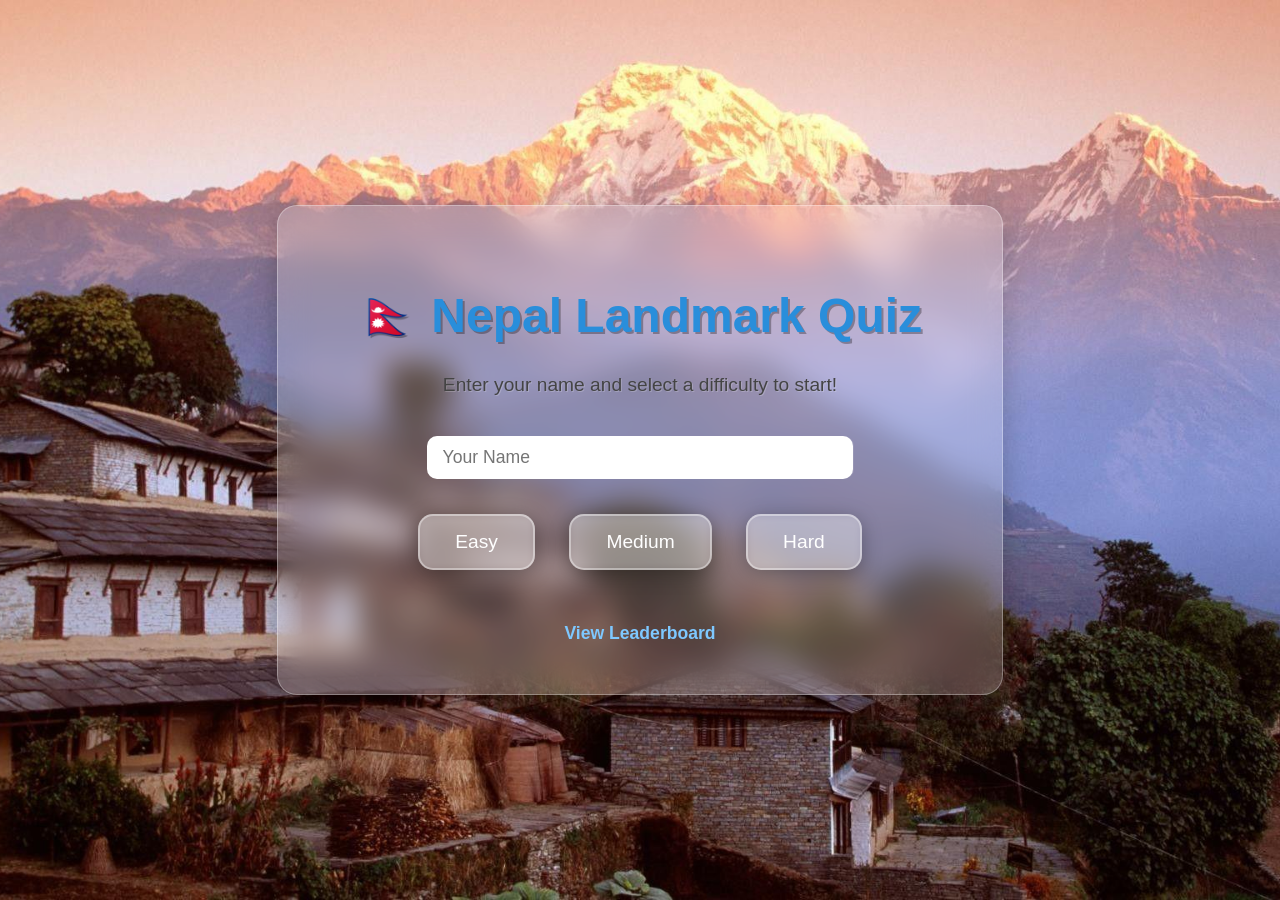
<file: social/index.html>
<!DOCTYPE html>
<html lang="en">
<head>
<meta charset="UTF-8">
<title>Nepal Landmark Quiz 🇳🇵</title>
<link rel="stylesheet" href="css/style.css">
</head>
<body>

<div class="container">

    <!-- Game Title -->
    <h1>🇳🇵 Nepal Landmark Quiz</h1>

    <!-- Instructions -->
    <p>Enter your name and select a difficulty to start!</p>

    <!-- Player Name Input -->
    <input type="text" id="playerNameInput" placeholder="Your Name" 
        style="padding: 10px 15px; font-size: 1.1em; border-radius: 10px; 
               border: 1px solid rgba(255,255,255,0.4); margin-bottom: 20px; 
               width: 70%; backdrop-filter: blur(5px);">

    <!-- Difficulty Buttons -->
    <br>
    <button onclick="startGame('Easy')">Easy</button>
    <button onclick="startGame('Medium')">Medium</button>
    <button onclick="startGame('Hard')">Hard</button>

    <!-- Leaderboard Link -->
    <br><br>
    <a href="leaderboard.html">View Leaderboard</a>

</div>

<!-- Script to handle player name & difficulty -->
<script>
function startGame(diff) {
    let playerName = document.getElementById("playerNameInput").value.trim();
    if (!playerName) {
        alert("Please enter your name!");
        return;
    }

    localStorage.setItem("playerName", playerName);
    localStorage.setItem("difficulty", diff);
    window.location.href = "play.html";
}
</script>

</body>
</html>
</file>
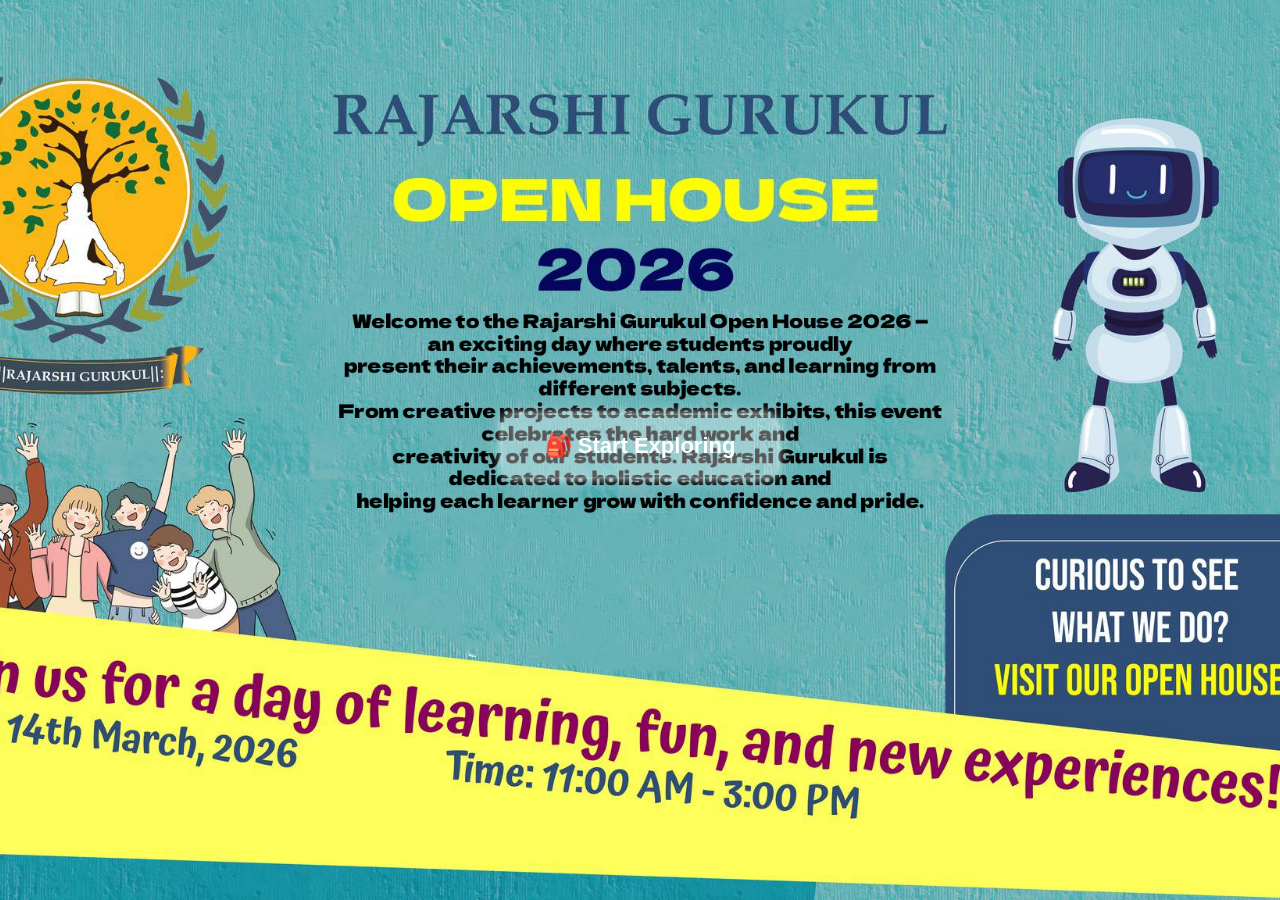
<file: home.html>
<!DOCTYPE html>
<html>
<head>
<title>Open House</title>

<style>
body{
    margin:0;
    padding:0;
    height:100vh;
    display:flex;
    justify-content:flex-start; /* so we can push it down */
    align-items:center;
    flex-direction:column;
    font-family: Arial, sans-serif;
    background-image:url("home.png");
    background-size:cover;
    background-position:center;
    color:white;
}

/* push button down a bit */
.button-wrapper{
    margin-top:415px; /* adjust to move it further down or up */
}

/* start button */
.start-btn{
    background: rgba(255, 255, 255, 0.35); /* translucent white */
    color:white;
    padding:18px 42px;
    font-size:22px;
    border:none;
    border-radius:10px;
    cursor:pointer;
    box-shadow:
        0 0 8px rgba(255,255,255,0.6),
        0 0 16px rgba(255,255,255,0.6);
    transition:0.2s;
}

.start-btn:hover{
    transform:scale(1.07);
    box-shadow:
        0 0 12px rgba(255,255,255,0.8),
        0 0 22px rgba(255,255,255,0.8);
}
</style>
</head>

<body>

<div class="button-wrapper">
    <button class="start-btn" onclick="location.href='sp.html'">
        <b>🎒 Start Exploring</b>
    </button>
</div>

</body>
</html>
</file>
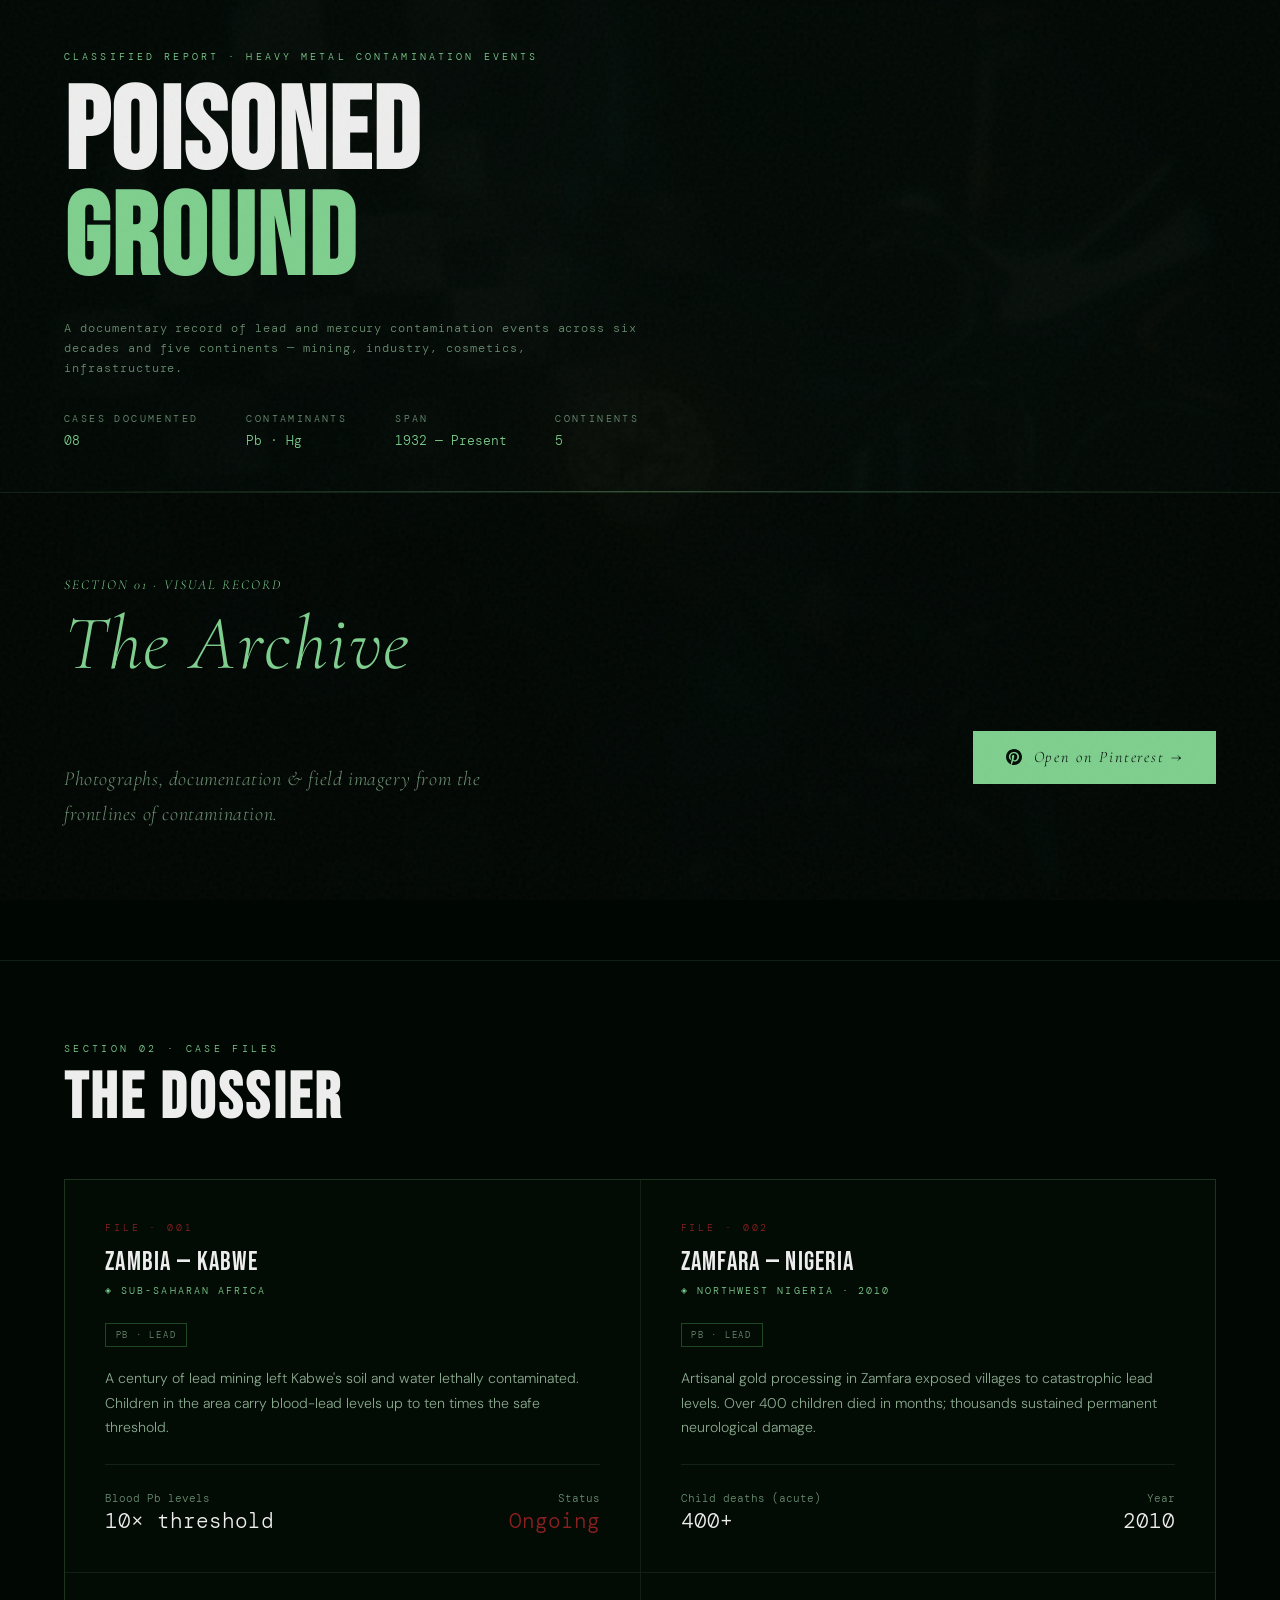
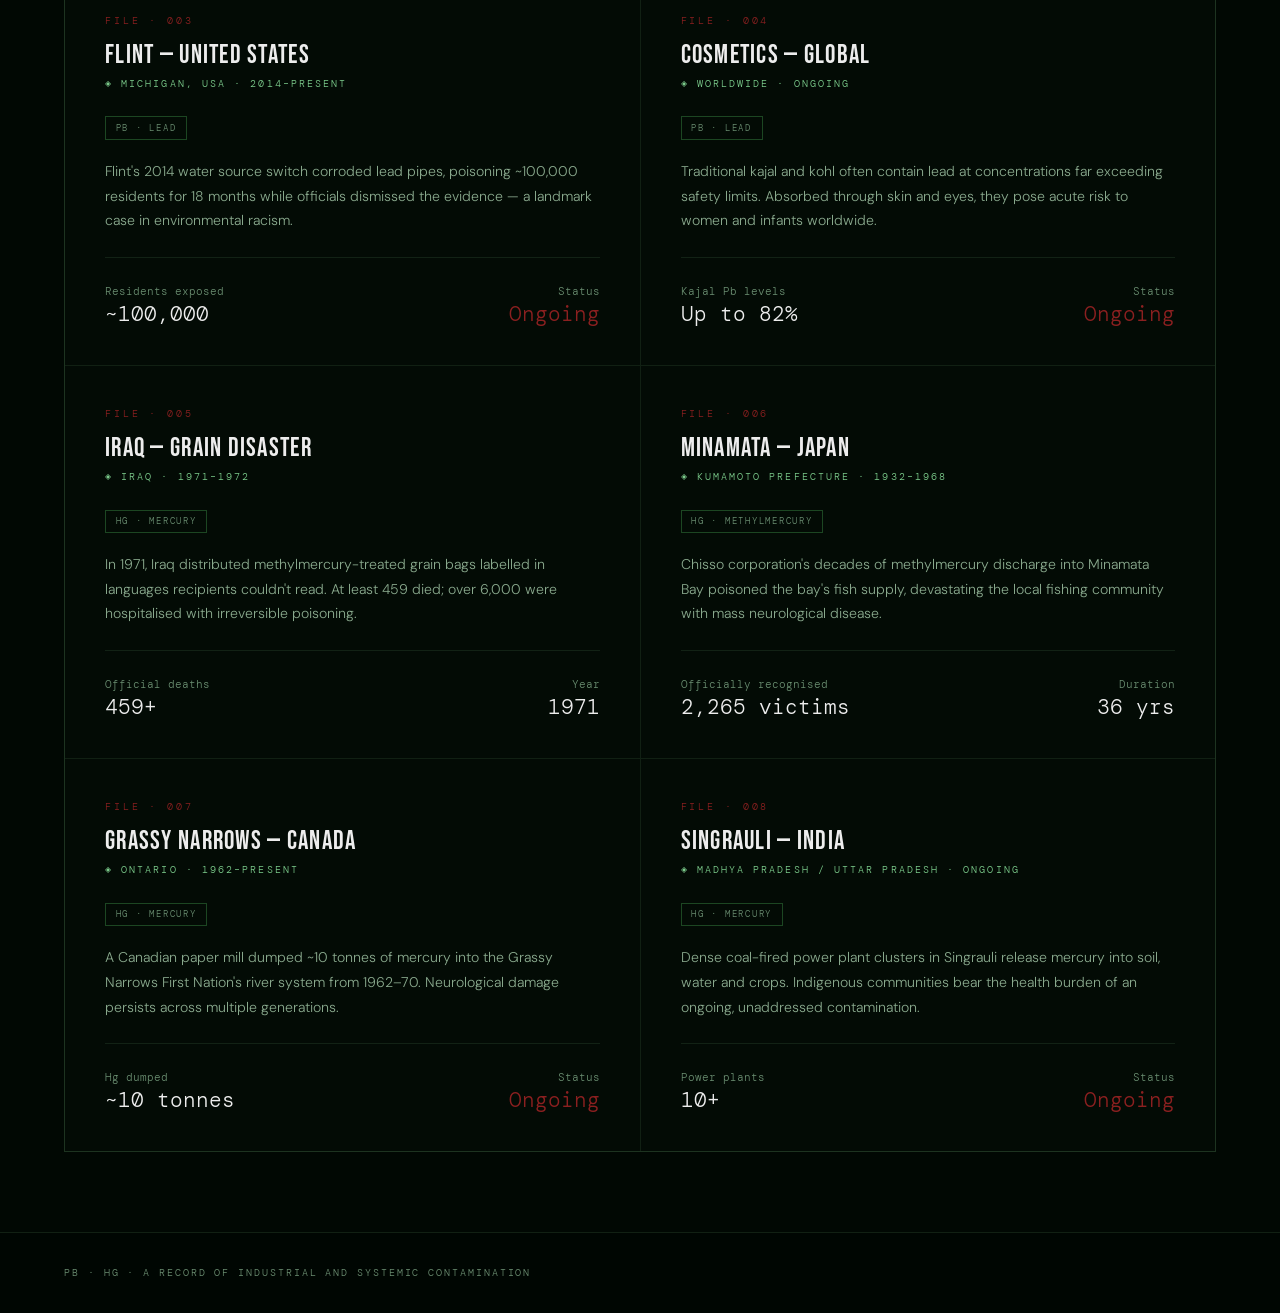
<file: science.html>
<!DOCTYPE html>
<html lang="en">
<head>
  <meta charset="UTF-8" />
  <meta name="viewport" content="width=device-width, initial-scale=1.0" />
  <title>Heavy Metal Contamination — A Dossier</title>

  <!-- Pinterest -->
  <script async defer src="//assets.pinterest.com/js/pinit.js"></script>

  <!-- Fonts: Bebas Neue + DM Mono + Cormorant Garamond (Marseille feel) -->
  <link rel="preconnect" href="https://fonts.googleapis.com" />
  <link rel="preconnect" href="https://fonts.gstatic.com" crossorigin />
  <link href="https://fonts.googleapis.com/css2?family=Bebas+Neue&family=DM+Mono:ital,wght@0,300;0,400;1,300&family=Cormorant+Garamond:ital,wght@0,300;0,400;0,600;1,300;1,400&family=DM+Sans:wght@300;400&display=swap" rel="stylesheet" />

  <style>
    *, *::before, *::after { box-sizing: border-box; margin: 0; padding: 0; }

    :root {
      --bg: #020d05;
      --surface: rgba(2, 10, 4, 0.92);
      --surface-card: rgba(2, 9, 4, 0.88);
      --border: rgba(74, 120, 80, 0.22);
      --border-bright: rgba(74, 180, 90, 0.35);
      --text: #EDEDED;
      --muted: #6b8f72;
      --accent: #7ecf8e;
      --accent-gold: #C8A96E;
      --danger: #8B2020;
    }

    html { scroll-behavior: smooth; }

    body {
      background-color: var(--bg);
      background-image: var(--bg-image);
      background-size: cover;
      background-position: center center;
      background-attachment: fixed;
      color: var(--text);
      font-family: 'DM Sans', sans-serif;
      font-weight: 300;
      line-height: 1.7;
      overflow-x: hidden;
    }

    /* Dark green tint overlay over image */
    body::after {
      content: '';
      position: fixed;
      inset: 0;
      background: rgba(1, 9, 3, 0.85);
      pointer-events: none;
      z-index: 0;
    }

    /* Noise overlay */
    body::before {
      content: '';
      position: fixed;
      inset: 0;
      background-image: url("data:image/svg+xml,%3Csvg viewBox='0 0 256 256' xmlns='http://www.w3.org/2000/svg'%3E%3Cfilter id='noise'%3E%3CfeTurbulence type='fractalNoise' baseFrequency='0.9' numOctaves='4' stitchTiles='stitch'/%3E%3C/filter%3E%3Crect width='100%25' height='100%25' filter='url(%23noise)' opacity='0.05'/%3E%3C/svg%3E");
      pointer-events: none;
      z-index: 10000;
      opacity: 0.7;
    }

    header, nav, section, footer {
      position: relative;
      z-index: 1;
    }

    /* ─── HEADER ─── */
    header {
      border-bottom: 1px solid var(--border);
      padding: 3rem 4rem 2.5rem;
      overflow: hidden;
      background: rgba(2, 8, 4, 0.78);
      backdrop-filter: blur(2px);
    }

    header::after {
      content: '';
      position: absolute;
      bottom: 0; left: 0;
      width: 100%; height: 1px;
      background: linear-gradient(90deg, transparent, var(--accent), transparent);
      opacity: 0.35;
    }

    .header-label {
      font-family: 'DM Mono', monospace;
      font-size: 0.65rem;
      letter-spacing: 0.3em;
      color: var(--accent);
      text-transform: uppercase;
      margin-bottom: 1rem;
    }

    h1 {
      font-family: 'Bebas Neue', sans-serif;
      font-size: clamp(3.5rem, 9vw, 8rem);
      line-height: 0.92;
      letter-spacing: 0.02em;
      color: var(--text);
    }

    h1 span { color: var(--accent); }

    .header-sub {
      margin-top: 1.5rem;
      font-family: 'DM Mono', monospace;
      font-size: 0.75rem;
      color: var(--muted);
      letter-spacing: 0.08em;
      max-width: 580px;
    }

    .header-meta {
      display: flex;
      gap: 3rem;
      margin-top: 2rem;
      flex-wrap: wrap;
    }

    .header-meta-item {
      display: flex;
      flex-direction: column;
      gap: 0.2rem;
    }

    .header-meta-item .label {
      font-family: 'DM Mono', monospace;
      font-size: 0.6rem;
      letter-spacing: 0.25em;
      color: var(--muted);
      text-transform: uppercase;
    }

    .header-meta-item .value {
      font-family: 'DM Mono', monospace;
      font-size: 0.8rem;
      color: var(--accent);
    }

    /* ─── SECTION SHELL ─── */
    .section-label {
      font-family: 'DM Mono', monospace;
      font-size: 0.6rem;
      letter-spacing: 0.35em;
      color: var(--accent);
      text-transform: uppercase;
      margin-bottom: 0.6rem;
    }

    section {
      padding: 5rem 4rem;
      border-bottom: 1px solid var(--border);
    }

    .section-title {
      font-family: 'Bebas Neue', sans-serif;
      font-size: clamp(2rem, 5vw, 4.5rem);
      letter-spacing: 0.05em;
      line-height: 1;
      margin-bottom: 3rem;
      color: var(--text);
    }

    /* ─── DOSSIER ─── */
    #dossier { background: rgba(2, 8, 4, 0.82); backdrop-filter: blur(3px); }

    .dossier-grid {
      display: grid;
      grid-template-columns: repeat(auto-fill, minmax(460px, 1fr));
      gap: 1px;
      background: var(--border);
      border: 1px solid var(--border);
    }

    .dossier-card {
      background: var(--surface-card);
      backdrop-filter: blur(6px);
      padding: 2.5rem;
      position: relative;
      overflow: hidden;
      transition: background 0.25s;
      animation: fadeUp 0.5s ease both;
    }

    .dossier-card:hover { background: rgba(3, 14, 6, 0.96); }

    .dossier-card::before {
      content: '';
      position: absolute;
      top: 0; left: 0;
      width: 3px; height: 0;
      background: var(--accent);
      transition: height 0.3s ease;
    }

    .dossier-card:hover::before { height: 100%; }

    .dossier-card:nth-child(1) { animation-delay: 0.05s; }
    .dossier-card:nth-child(2) { animation-delay: 0.10s; }
    .dossier-card:nth-child(3) { animation-delay: 0.15s; }
    .dossier-card:nth-child(4) { animation-delay: 0.20s; }
    .dossier-card:nth-child(5) { animation-delay: 0.25s; }
    .dossier-card:nth-child(6) { animation-delay: 0.30s; }
    .dossier-card:nth-child(7) { animation-delay: 0.35s; }
    .dossier-card:nth-child(8) { animation-delay: 0.40s; }

    .card-number {
      font-family: 'DM Mono', monospace;
      font-size: 0.6rem;
      letter-spacing: 0.3em;
      color: var(--danger);
      margin-bottom: 0.8rem;
      display: block;
    }

    .card-title {
      font-family: 'Bebas Neue', sans-serif;
      font-size: 1.6rem;
      letter-spacing: 0.05em;
      color: var(--text);
      margin-bottom: 0.3rem;
      line-height: 1.1;
    }

    .card-location {
      font-family: 'DM Mono', monospace;
      font-size: 0.65rem;
      color: var(--accent);
      letter-spacing: 0.2em;
      text-transform: uppercase;
      margin-bottom: 1.2rem;
      display: flex;
      align-items: center;
      gap: 0.5rem;
    }

    .card-location::before { content: '◈'; font-size: 0.5rem; }

    .card-metal {
      display: inline-block;
      font-family: 'DM Mono', monospace;
      font-size: 0.55rem;
      letter-spacing: 0.2em;
      text-transform: uppercase;
      padding: 0.2rem 0.6rem;
      border: 1px solid var(--border-bright);
      color: var(--muted);
      margin-bottom: 1.2rem;
    }

    .card-text {
      font-size: 0.88rem;
      color: #8aaa8e;
      line-height: 1.75;
      font-weight: 300;
    }

    .card-stat {
      margin-top: 1.5rem;
      padding-top: 1.5rem;
      border-top: 1px solid var(--border);
      font-family: 'DM Mono', monospace;
      font-size: 0.7rem;
      color: var(--muted);
      display: flex;
      justify-content: space-between;
      align-items: flex-end;
    }

    .card-stat .stat-val {
      font-size: 1.3rem;
      color: var(--text);
      line-height: 1;
      display: block;
      margin-top: 0.2rem;
    }

    /* ─── ARCHIVE ─── */
    #archive {
      background: rgba(1, 7, 3, 0.85);
      backdrop-filter: blur(4px);
    }

    /* Marseille / Cormorant styling for archive heading and intro */
    #archive .section-title {
      font-family: 'Cormorant Garamond', serif;
      font-weight: 300;
      font-style: italic;
      font-size: clamp(2.5rem, 6vw, 5.5rem);
      letter-spacing: 0.02em;
      color: var(--accent);
    }

    #archive .section-label {
      font-family: 'Cormorant Garamond', serif;
      font-style: italic;
      font-size: 0.85rem;
      letter-spacing: 0.15em;
    }

    .archive-hero {
      display: flex;
      align-items: flex-end;
      justify-content: space-between;
      flex-wrap: wrap;
      gap: 2rem;
      margin-bottom: 3rem;
    }

    .archive-intro {
      font-family: 'Cormorant Garamond', serif;
      font-weight: 300;
      font-style: italic;
      font-size: 1.25rem;
      color: var(--muted);
      letter-spacing: 0.03em;
      max-width: 480px;
      line-height: 1.75;
    }

    .archive-frame {
      position: relative;
      padding: 2rem;
      background: rgba(1, 8, 3, 0.6);
      backdrop-filter: blur(8px);
      border: 1px solid var(--border-bright);
    }

    .archive-frame-corner {
      position: absolute;
      width: 18px;
      height: 18px;
      border-color: var(--accent);
      border-style: solid;
    }

    .archive-frame-corner.tl { top: -1px; left: -1px; border-width: 2px 0 0 2px; }
    .archive-frame-corner.tr { top: -1px; right: -1px; border-width: 2px 2px 0 0; }
    .archive-frame-corner.bl { bottom: -1px; left: -1px; border-width: 0 0 2px 2px; }
    .archive-frame-corner.br { bottom: -1px; right: -1px; border-width: 0 2px 2px 0; }

    /* Pinterest CTA Button */
    .pinterest-btn {
      display: inline-flex;
      align-items: center;
      gap: 0.7rem;
      font-family: 'Cormorant Garamond', serif;
      font-size: 1rem;
      font-style: italic;
      letter-spacing: 0.12em;
      color: var(--bg);
      background: var(--accent);
      text-decoration: none;
      padding: 0.75rem 2rem;
      border: 1px solid var(--accent);
      margin-bottom: 3rem;
      transition: background 0.2s, color 0.2s, transform 0.15s;
      position: relative;
      overflow: hidden;
    }

    .pinterest-btn::before {
      content: '';
      position: absolute;
      inset: 0;
      background: #fff;
      transform: scaleX(0);
      transform-origin: left;
      transition: transform 0.25s ease;
    }

    .pinterest-btn:hover::before { transform: scaleX(1); }
    .pinterest-btn:hover { color: #061a0e; transform: translateY(-1px); }

    .pinterest-btn span { position: relative; z-index: 1; }

    .pinterest-btn svg { position: relative; z-index: 1; flex-shrink: 0; }

    .pinterest-wrapper {
      width: 100%;
      overflow-x: auto;
    }

    /* ─── FOOTER ─── */
    footer {
      padding: 2rem 4rem;
      display: flex;
      justify-content: space-between;
      align-items: center;
      background: rgba(1, 6, 3, 0.88);
      backdrop-filter: blur(4px);
    }

    .footer-text {
      font-family: 'DM Mono', monospace;
      font-size: 0.6rem;
      letter-spacing: 0.2em;
      color: var(--muted);
      text-transform: uppercase;
    }

    .footer-mark {
      font-family: 'Bebas Neue', sans-serif;
      font-size: 1.2rem;
      letter-spacing: 0.1em;
      color: var(--border-bright);
    }

    @keyframes fadeUp {
      from { opacity: 0; transform: translateY(20px); }
      to   { opacity: 1; transform: translateY(0); }
    }

    @media (max-width: 768px) {
      header, section, footer { padding-left: 1.5rem; padding-right: 1.5rem; }
      .dossier-grid { grid-template-columns: 1fr; }
      .header-meta { gap: 1.5rem; }
    }
  </style>
</head>
<body>

<script>
// Inject base64 background image via JS to keep HTML clean
document.body.style.setProperty('--bg-image', 'url("[data-uri]")');
</script>

  <!-- ═══════════════════════ HEADER ═══════════════════════ -->
  <header>
    <div class="header-label">Classified Report · Heavy Metal Contamination Events</div>
    <h1>POISONED<br><span>GROUND</span></h1>
    <p class="header-sub">
      A documentary record of lead and mercury contamination events across six decades and five continents — mining, industry, cosmetics, infrastructure.
    </p>
    <div class="header-meta">
      <div class="header-meta-item">
        <span class="label">Cases documented</span>
        <span class="value">08</span>
      </div>
      <div class="header-meta-item">
        <span class="label">Contaminants</span>
        <span class="value">Pb · Hg</span>
      </div>
      <div class="header-meta-item">
        <span class="label">Span</span>
        <span class="value">1932 — Present</span>
      </div>
      <div class="header-meta-item">
        <span class="label">Continents</span>
        <span class="value">5</span>
      </div>
    </div>
  </header>

  <!-- ═══════════════════════ ARCHIVE ═══════════════════════ -->
  <section id="archive">
    <div class="section-label">Section 01 · Visual Record</div>
    <h2 class="section-title">The Archive</h2>

    <div class="archive-hero">
      <p class="archive-intro">
        Photographs, documentation &amp; field imagery from the frontlines of contamination.
      </p>
      <a class="pinterest-btn" href="https://pin.it/4IdmSNX1s" target="_blank" rel="noopener">
        <svg width="16" height="16" viewBox="0 0 24 24" fill="currentColor"><path d="M12 0C5.373 0 0 5.373 0 12c0 5.084 3.163 9.426 7.627 11.174-.105-.949-.2-2.405.042-3.441.218-.937 1.407-5.965 1.407-5.965s-.359-.719-.359-1.782c0-1.668.967-2.914 2.171-2.914 1.023 0 1.518.769 1.518 1.69 0 1.029-.655 2.568-.994 3.995-.283 1.194.599 2.169 1.777 2.169 2.133 0 3.772-2.249 3.772-5.495 0-2.873-2.064-4.882-5.012-4.882-3.414 0-5.418 2.561-5.418 5.207 0 1.031.397 2.138.893 2.738a.36.36 0 0 1 .083.345l-.333 1.36c-.053.22-.174.267-.402.161-1.499-.698-2.436-2.889-2.436-4.649 0-3.785 2.75-7.262 7.929-7.262 4.163 0 7.398 2.967 7.398 6.931 0 4.136-2.607 7.464-6.227 7.464-1.216 0-2.359-.632-2.75-1.378l-.748 2.853c-.271 1.043-1.002 2.35-1.492 3.146C9.57 23.812 10.763 24 12 24c6.627 0 12-5.373 12-12S18.627 0 12 0z"/></svg>
        <span>Open on Pinterest →</span>
      </a>
    </div>

    <div class="pinterest-wrapper">
        <a
          data-pin-do="embedBoard"
          data-pin-board-width="1200"
          data-pin-scale-height="800"
          data-pin-scale-width="80"
          href="https://www.pinterest.com/pin/4IdmSNX1s/"
        ></a>
      </div>
  </section>

<!-- ═══════════════════════ DOSSIER ═══════════════════════ -->
  <section id="dossier">
    <div class="section-label">Section 02 · Case Files</div>
    <h2 class="section-title">The Dossier</h2>
    <div class="dossier-grid">

      <div class="dossier-card">
        <span class="card-number">FILE · 001</span>
        <div class="card-title">Zambia — Kabwe</div>
        <div class="card-location">Sub-Saharan Africa</div>
        <span class="card-metal">Pb · Lead</span>
        <p class="card-text">A century of lead mining left Kabwe's soil and water lethally contaminated. Children in the area carry blood-lead levels up to ten times the safe threshold.</p>
        <div class="card-stat">
          <div><span class="label">Blood Pb levels</span><span class="stat-val">10× threshold</span></div>
          <div style="text-align:right"><span class="label">Status</span><span class="stat-val" style="color:#8B2020">Ongoing</span></div>
        </div>
      </div>

      <div class="dossier-card">
        <span class="card-number">FILE · 002</span>
        <div class="card-title">Zamfara — Nigeria</div>
        <div class="card-location">Northwest Nigeria · 2010</div>
        <span class="card-metal">Pb · Lead</span>
        <p class="card-text">Artisanal gold processing in Zamfara exposed villages to catastrophic lead levels. Over 400 children died in months; thousands sustained permanent neurological damage.</p>
        <div class="card-stat">
          <div><span class="label">Child deaths (acute)</span><span class="stat-val">400+</span></div>
          <div style="text-align:right"><span class="label">Year</span><span class="stat-val">2010</span></div>
        </div>
      </div>

      <div class="dossier-card">
        <span class="card-number">FILE · 003</span>
        <div class="card-title">Flint — United States</div>
        <div class="card-location">Michigan, USA · 2014–Present</div>
        <span class="card-metal">Pb · Lead</span>
        <p class="card-text">Flint's 2014 water source switch corroded lead pipes, poisoning ~100,000 residents for 18 months while officials dismissed the evidence — a landmark case in environmental racism.</p>
        <div class="card-stat">
          <div><span class="label">Residents exposed</span><span class="stat-val">~100,000</span></div>
          <div style="text-align:right"><span class="label">Status</span><span class="stat-val" style="color:#8B2020">Ongoing</span></div>
        </div>
      </div>

      <div class="dossier-card">
        <span class="card-number">FILE · 004</span>
        <div class="card-title">Cosmetics — Global</div>
        <div class="card-location">Worldwide · Ongoing</div>
        <span class="card-metal">Pb · Lead</span>
        <p class="card-text">Traditional kajal and kohl often contain lead at concentrations far exceeding safety limits. Absorbed through skin and eyes, they pose acute risk to women and infants worldwide.</p>
        <div class="card-stat">
          <div><span class="label">Kajal Pb levels</span><span class="stat-val">Up to 82%</span></div>
          <div style="text-align:right"><span class="label">Status</span><span class="stat-val" style="color:#8B2020">Ongoing</span></div>
        </div>
      </div>

      <div class="dossier-card">
        <span class="card-number">FILE · 005</span>
        <div class="card-title">Iraq — Grain Disaster</div>
        <div class="card-location">Iraq · 1971–1972</div>
        <span class="card-metal">Hg · Mercury</span>
        <p class="card-text">In 1971, Iraq distributed methylmercury-treated grain bags labelled in languages recipients couldn't read. At least 459 died; over 6,000 were hospitalised with irreversible poisoning.</p>
        <div class="card-stat">
          <div><span class="label">Official deaths</span><span class="stat-val">459+</span></div>
          <div style="text-align:right"><span class="label">Year</span><span class="stat-val">1971</span></div>
        </div>
      </div>

      <div class="dossier-card">
        <span class="card-number">FILE · 006</span>
        <div class="card-title">Minamata — Japan</div>
        <div class="card-location">Kumamoto Prefecture · 1932–1968</div>
        <span class="card-metal">Hg · Methylmercury</span>
        <p class="card-text">Chisso corporation's decades of methylmercury discharge into Minamata Bay poisoned the bay's fish supply, devastating the local fishing community with mass neurological disease.</p>
        <div class="card-stat">
          <div><span class="label">Officially recognised</span><span class="stat-val">2,265 victims</span></div>
          <div style="text-align:right"><span class="label">Duration</span><span class="stat-val">36 yrs</span></div>
        </div>
      </div>

      <div class="dossier-card">
        <span class="card-number">FILE · 007</span>
        <div class="card-title">Grassy Narrows — Canada</div>
        <div class="card-location">Ontario · 1962–Present</div>
        <span class="card-metal">Hg · Mercury</span>
        <p class="card-text">A Canadian paper mill dumped ~10 tonnes of mercury into the Grassy Narrows First Nation's river system from 1962–70. Neurological damage persists across multiple generations.</p>
        <div class="card-stat">
          <div><span class="label">Hg dumped</span><span class="stat-val">~10 tonnes</span></div>
          <div style="text-align:right"><span class="label">Status</span><span class="stat-val" style="color:#8B2020">Ongoing</span></div>
        </div>
      </div>

      <div class="dossier-card">
        <span class="card-number">FILE · 008</span>
        <div class="card-title">Singrauli — India</div>
        <div class="card-location">Madhya Pradesh / Uttar Pradesh · Ongoing</div>
        <span class="card-metal">Hg · Mercury</span>
        <p class="card-text">Dense coal-fired power plant clusters in Singrauli release mercury into soil, water and crops. Indigenous communities bear the health burden of an ongoing, unaddressed contamination.</p>
        <div class="card-stat">
          <div><span class="label">Power plants</span><span class="stat-val">10+</span></div>
          <div style="text-align:right"><span class="label">Status</span><span class="stat-val" style="color:#8B2020">Ongoing</span></div>
        </div>
      </div>

    </div>
  </section>

  <!-- ═══════════════════════ FOOTER ═══════════════════════ -->
  <footer>
    <div class="footer-text">Pb · Hg · A record of industrial and systemic contamination</div>
    <div class="footer-mark"></div>
  </footer>

</body>
</html>
</file>
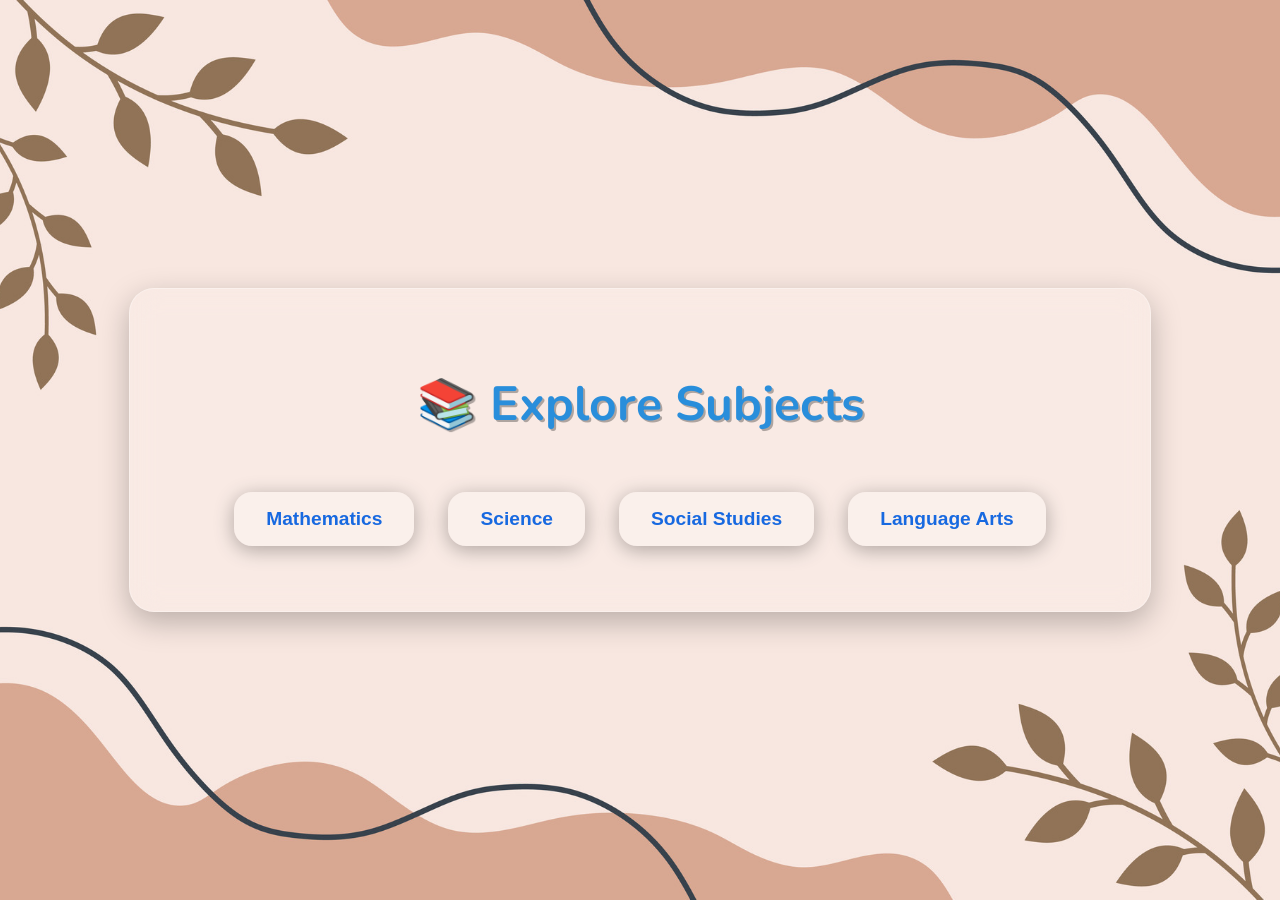
<file: sp.html>
<!DOCTYPE html>
<html lang="en">
<head>
<meta charset="UTF-8">
<meta name="viewport" content="width=device-width, initial-scale=1.0">
<title>Subject Picker</title>

<link href="https://fonts.googleapis.com/css2?family=Nunito:wght@600;700&display=swap" rel="stylesheet">

<style>
/* ---------- Body ---------- */
body {
    margin: 0;
    padding: 0;
    font-family: 'Nunito', sans-serif;
    background: url("oh.jpg") no-repeat center center fixed;
    background-size: cover;
    display: flex;
    justify-content: center;
    align-items: center;
    min-height: 100vh;
    color: #fff;
}

/* ---------- Overlay Container ---------- */
.container {
    background: rgba(255, 255, 255, 0.15);
    backdrop-filter: blur(15px);
    -webkit-backdrop-filter: blur(15px);
    border-radius: 25px;
    padding: 50px 60px;
    max-width: 900px;
    width: 90%;
    text-align: center;
    box-shadow: 0 10px 30px rgba(0,0,0,0.25);
    border: 1px solid rgba(255,255,255,0.3);
}

/* ---------- Title ---------- */
h1 {
    font-size: 3em;
    margin-bottom: 40px;
    color: #298edb;
    text-shadow: 2px 2px rgba(0,0,0,0.3);
}

/* ---------- Subject Buttons ---------- */
.subject-btn {
    background: rgba(255, 255, 255, 0.25);
    color: #1769e0;
    font-weight: 700;
    padding: 16px 32px;
    margin: 15px;
    border: none;
    border-radius: 18px;
    cursor: pointer;
    font-size: 1.2em;
    transition: all 0.3s ease;
    box-shadow: 0 4px 20px rgba(0,0,0,0.3);
}

.subject-btn:hover {
    background: rgba(255, 255, 255, 0.4);
    transform: scale(1.05);
}

/* ---------- Info Panels ---------- */
.info-panel {
    display: none;
    margin-top: 25px;
    padding: 25px;
    background: rgba(255,255,255,0.2);
    backdrop-filter: blur(10px);
    -webkit-backdrop-filter: blur(10px);
    border-radius: 18px;
    box-shadow: 0 6px 20px rgba(0,0,0,0.2);
    text-align: center;
}

.info-panel h2 {
    margin-bottom: 15px;
    color: #298edb;
}

.info-panel p {
    font-size: 1.1em;
    margin-bottom: 25px;
    color: #444;
    text-shadow: 1px 1px rgba(255,255,255,0.2);
}

/* ---------- Learn More Button ---------- */
.info-panel button {
    background: #18c9d8;
    color: #fff;
    border: none;
    padding: 14px 32px;
    font-size: 1em;
    font-weight: bold;
    border-radius: 12px;
    cursor: pointer;
    transition: 0.3s;
}

.info-panel button:hover {
    background: #0da4b3;
    transform: scale(1.05);
}
</style>
</head>
<body>

<div class="container">

<h1>📚 Explore Subjects</h1>

<!-- Subject Buttons -->
<button class="subject-btn" onclick="toggleInfo('mathInfo')">Mathematics</button>
<button class="subject-btn" onclick="toggleInfo('scienceInfo')">Science</button>
<button class="subject-btn" onclick="toggleInfo('socialInfo')">Social Studies</button>
<button class="subject-btn" onclick="toggleInfo('laInfo')">Language Arts</button>

<!-- Panels -->
<div id="mathInfo" class="info-panel">
    <h2>Mathematics</h2>
    <p>Explore fascinating math concepts, engage in creative problem-solving, and discover exciting student projects. Interact with clickable cubes, learn fun facts about numbers, solve simultaneous equations with fruits, and explore graph-based activities—all in one interactive space!</p>
    <button onclick="location.href='math/math.html'">Explore the Virtual Space!</button>
</div>

<div id="scienceInfo" class="info-panel">
    <h2>Science</h2>
    <p>Explore important environmental science projects on lead and mercury poisoning. View the students’ detailed work, graphs, and charts directly on Pinterest through the attached links. Learn about real-world cases and their impact while navigating our interactive display.</p>
    <button onclick="location.href='science/science.html'">Explore!</button>
</div>

<div id="socialInfo" class="info-panel">
    <h2>Social Studies</h2>
    <p>Step into the world of history, culture, and geography with our Social Studies Game! Explore important landmarks, events, and stories from Nepal and beyond, and test your knowledge in a fun and interactive way. Perfect for students, friends, or anyone curious about the world!</p>
    <button onclick="location.href='social/home.html'">Play Game</button>
</div>

<div id="laInfo" class="info-panel">
    <h2>Language Arts</h2>
    <p>Explore the world of language and creativity! From interactive book displays to Shakespeare, poetry, and fun quizzes, discover and enjoy the amazing projects our students have prepared.</p>
    <button onclick="location.href='la/la.html'">Learn More</button>
</div>

</div>

<script>
function toggleInfo(id){
    let panels = document.querySelectorAll('.info-panel');
    panels.forEach(panel => {
        panel.style.display = (panel.id === id && panel.style.display !== 'block') ? 'block' : 'none';
    });
}
</script>

</body>
</html>
</file>
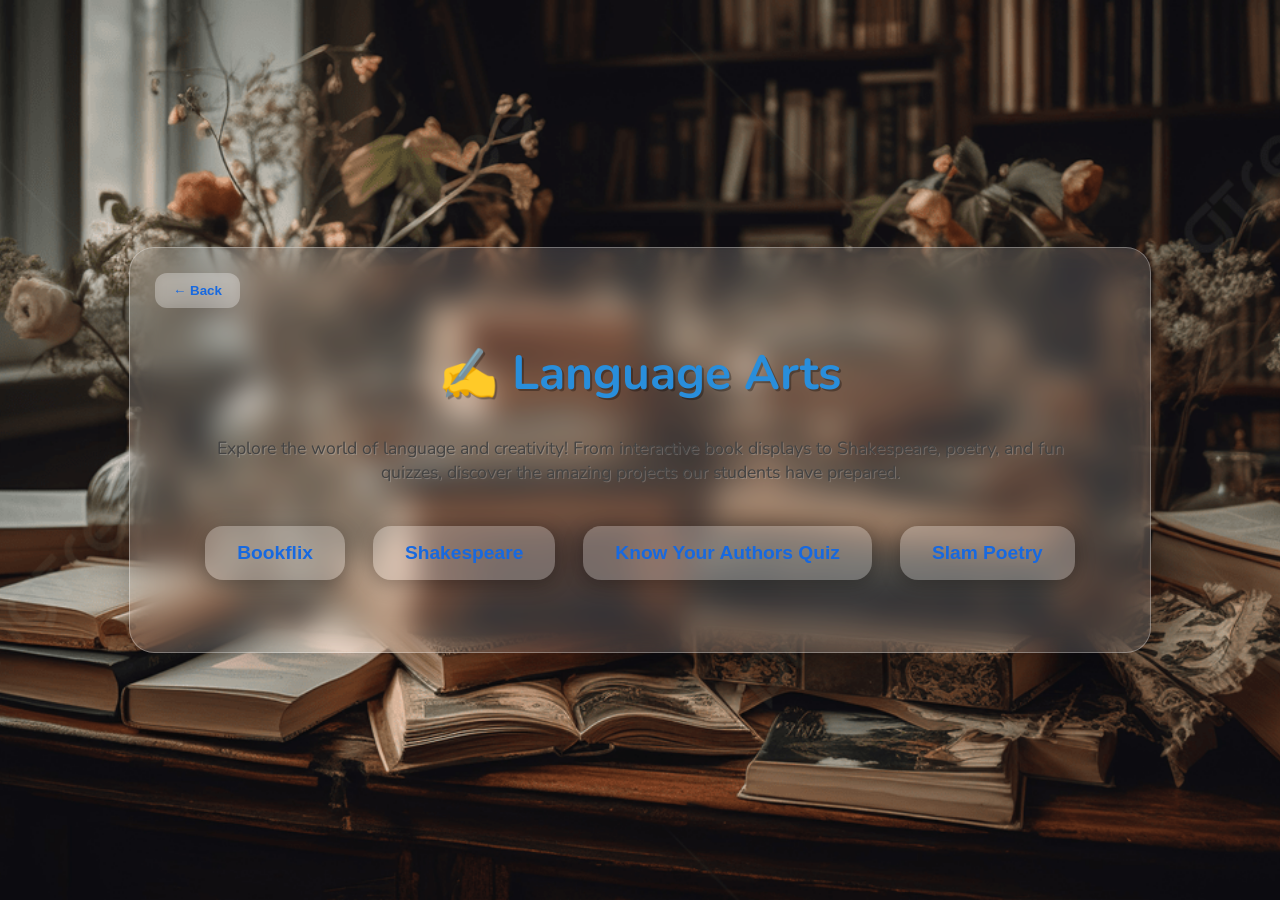
<file: la/la.html>
<!DOCTYPE html>
<html lang="en">
<head>
<meta charset="UTF-8">
<meta name="viewport" content="width=device-width, initial-scale=1.0">
<title>Language Arts Showcase</title>

<link href="https://fonts.googleapis.com/css2?family=Nunito:wght@600;700&display=swap" rel="stylesheet">

<style>

/* ---------- Body ---------- */
body {
    margin: 0;
    padding: 0;
    font-family: 'Nunito', sans-serif;
    background: url("bg.png") no-repeat center center fixed;
    background-size: cover;
    display: flex;
    justify-content: center;
    align-items: center;
    min-height: 100vh;
    color: #fff;
}

/* ---------- Container ---------- */
.container {
    position: relative;
    background: rgba(255, 255, 255, 0.15);
    backdrop-filter: blur(15px);
    border-radius: 25px;
    padding: 60px 60px;
    max-width: 900px;
    width: 90%;
    text-align: center;
    box-shadow: 0 10px 30px rgba(0,0,0,0.25);
    border: 1px solid rgba(255,255,255,0.3);
}

/* ---------- Back Button ---------- */
.back-btn {
    position: absolute;
    top: 25px;
    left: 25px;

    background: rgba(255,255,255,0.25);
    color: #1769e0;

    border: none;
    padding: 10px 18px;
    border-radius: 12px;

    font-weight: 700;
    cursor: pointer;

    backdrop-filter: blur(6px);
    transition: 0.25s;
}

.back-btn:hover {
    background: rgba(255,255,255,0.45);
    transform: scale(1.05);
}

/* ---------- Title ---------- */
h1 {
    font-size: 3em;
    margin-bottom: 30px;
    color: #298edb;
    text-shadow: 2px 2px rgba(0,0,0,0.3);
}

/* ---------- Description ---------- */
.description {
    font-size: 1.1em;
    margin-bottom: 30px;
    color: #444;
    text-shadow: 1px 1px rgba(255,255,255,0.2);
}

/* ---------- Activity Buttons ---------- */
.activity-btn {
    background: rgba(255, 255, 255, 0.25);
    color: #1769e0;
    font-weight: 700;
    padding: 16px 32px;
    margin: 12px;
    border: none;
    border-radius: 18px;
    cursor: pointer;
    font-size: 1.2em;
    transition: all 0.3s ease;
    box-shadow: 0 4px 20px rgba(0,0,0,0.3);
}

.activity-btn:hover {
    background: rgba(255, 255, 255, 0.4);
    transform: scale(1.05);
}

/* ---------- Info Panels ---------- */
.info-panel {
    display: none;
    margin-top: 25px;
    padding: 25px;
    background: rgba(255,255,255,0.2);
    backdrop-filter: blur(10px);
    border-radius: 18px;
    box-shadow: 0 6px 20px rgba(0,0,0,0.2);
    text-align: center;
}

.info-panel h2 {
    margin-bottom: 15px;
    color: #298edb;
}

.info-panel p {
    font-size: 1.1em;
    margin-bottom: 0;
    color: #444;
    text-shadow: 1px 1px rgba(255,255,255,0.2);
}

</style>
</head>

<body>

<div class="container">

<button onclick="location.href='../home.html'" class="back-btn">← Back</button>

<h1>✍️ Language Arts</h1>

<p class="description">
Explore the world of language and creativity! From interactive book displays to Shakespeare, poetry, and fun quizzes, discover the amazing projects our students have prepared.
</p>

<!-- Activity Buttons -->

<button class="activity-btn" onclick="toggleInfo('bookflix')">
Bookflix
</button>

<button class="activity-btn" onclick="toggleInfo('shakespeare')">
Shakespeare
</button>

<button class="activity-btn" onclick="toggleInfo('quiz')">
Know Your Authors Quiz
</button>

<button class="activity-btn" onclick="toggleInfo('slam')">
Slam Poetry
</button>


<!-- Info Panels -->

<div id="bookflix" class="info-panel">
<h2>Bookflix</h2>
<p>
Discover exciting books with their covers displayed on our interactive board.
Pick your favorite and get inspired to read!
</p>
</div>

<div id="shakespeare" class="info-panel">
<h2>Shakespeare</h2>
<p>
Learn about the life and works of Shakespeare with hanging info panels
showcasing his plays, poems, and legacy.
</p>
</div>

<div id="quiz" class="info-panel">
<h2>Know Your Authors Quiz</h2>
<p>
Test your knowledge of famous authors! Play a quiz surrounded by books,
chandeliers, and flying pigeons of literary inspiration.
</p>
</div>

<div id="slam" class="info-panel">
<h2>Slam Poetry</h2>
<p>
Write your own poetry and publish it on RGBLOG. Inspired by hanging
parachutes, round tables, and pinned displays.
</p>
</div>

</div>

<script>

function toggleInfo(id){

let panels = document.querySelectorAll('.info-panel');

panels.forEach(panel => {

panel.style.display =
(panel.id === id && panel.style.display !== 'block')
? 'block'
: 'none';

});

}

</script>

</body>
</html>
</file>
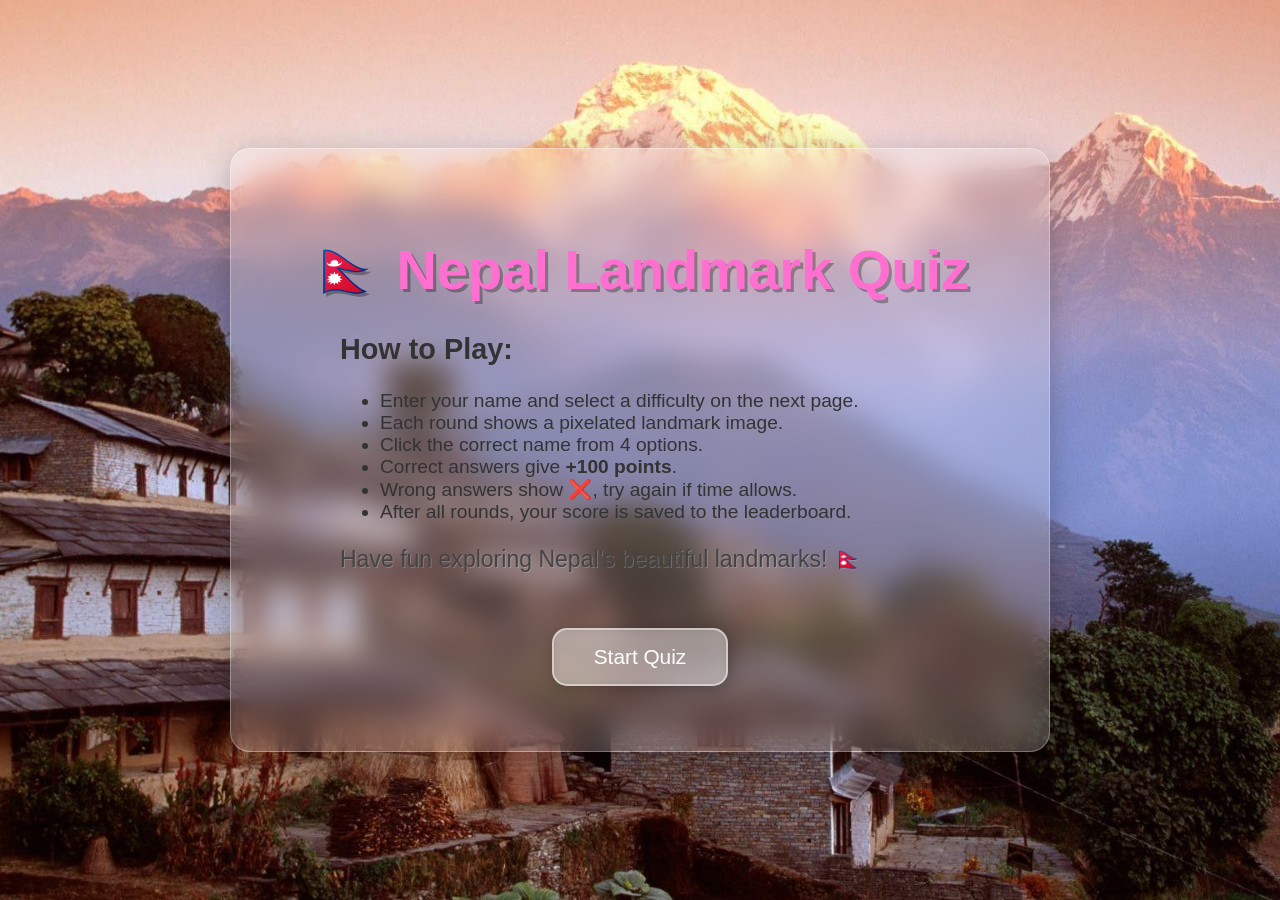
<file: social/home.html>
<!DOCTYPE html>
<html lang="en">
<head>
<meta charset="UTF-8">
<title>Nepal Landmark Quiz - Welcome</title>
<link rel="stylesheet" href="css/style.css">
<style>
/* Home page specific styles */
h1 {
    font-size: 3.5em;
    color: #ff6fcf; /* vibrant pink for sexy title */
    text-shadow: 3px 3px rgba(0,0,0,0.3);
    margin-bottom: 30px;
}

.rules {
    font-size: 1.2em;
    text-align: left;
    margin: 0 auto 30px auto;
    max-width: 600px;
    color: #333333;
}

.start-btn {
    background: rgba(255, 255, 255, 0.3);
    border: 2px solid rgba(255, 255, 255, 0.5);
    border-radius: 15px;
    padding: 15px 40px;
    font-size: 1.3em;
    color: #fff;
    cursor: pointer;
    backdrop-filter: blur(5px);
    -webkit-backdrop-filter: blur(5px);
    transition: 0.3s;
    box-shadow: 0 4px 20px rgba(0,0,0,0.3);
}

.start-btn:hover {
    background: rgba(255, 255, 255, 0.4);
    transform: scale(1.05);
}
</style>
</head>
<body>

<div class="container">

    <h1>🇳🇵 Nepal Landmark Quiz</h1>

    <div class="rules">
        <h2>How to Play:</h2>
        <ul>
            <li>Enter your name and select a difficulty on the next page.</li>
            <li>Each round shows a pixelated landmark image.</li>
            <li>Click the correct name from 4 options.</li>
            <li>Correct answers give <strong>+100 points</strong>.</li>
            <li>Wrong answers show ❌, try again if time allows.</li>
            <li>After all rounds, your score is saved to the leaderboard.</li>
        </ul>
        <p>Have fun exploring Nepal’s beautiful landmarks! 🇳🇵</p>
    </div>

    <button class="start-btn" onclick="goToIndex()">Start Quiz</button>

</div>

<script>
function goToIndex() {
    window.location.href = "index.html";
}
</script>

</body>
</html>
</file>
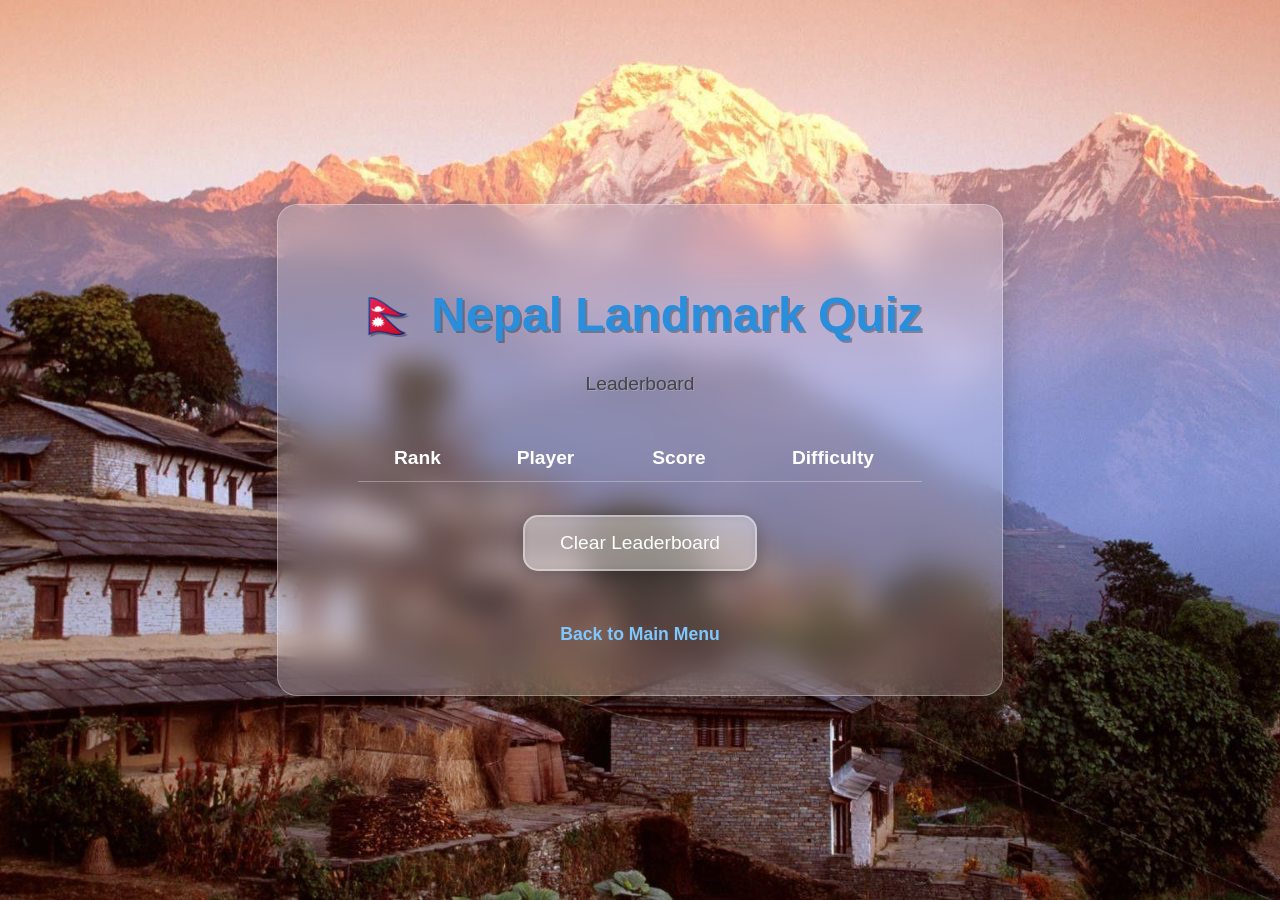
<file: social/leaderboard.html>
<!DOCTYPE html>
<html lang="en">
<head>
<meta charset="UTF-8">
<title>Nepal Landmark Quiz - Leaderboard</title>
<link rel="stylesheet" href="css/style.css">
<style>
/* Leaderboard specific styles */
table {
    width: 100%;
    border-collapse: collapse;
    margin-top: 20px;
}

th, td {
    padding: 12px;
    border-bottom: 1px solid rgba(255,255,255,0.3);
    color: #fff;
    text-align: center;
}

th {
    font-size: 1.2em;
}

tr:nth-child(1) td { background: gold; color: #000; border-radius: 5px; }
tr:nth-child(2) td { background: silver; color: #000; border-radius: 5px; }
tr:nth-child(3) td { background: #cd7f32; color: #000; border-radius: 5px; } /* bronze */
</style>
</head>
<body>

<div class="container">

    <h1>🇳🇵 Nepal Landmark Quiz</h1>
    <p>Leaderboard</p>

    <table id="leaderboardTable">
        <thead>
            <tr>
                <th>Rank</th>
                <th>Player</th>
                <th>Score</th>
                <th>Difficulty</th>
            </tr>
        </thead>
        <tbody>
            <!-- Scores populated by JS -->
        </tbody>
    </table>

    <br>
    <button onclick="clearLeaderboard()">Clear Leaderboard</button>
    <br><br>
    <a href="../home.html">Back to Main Menu</a>

</div>

<script src="js/leaderboard.js"></script>

</body>
</html>
</file>
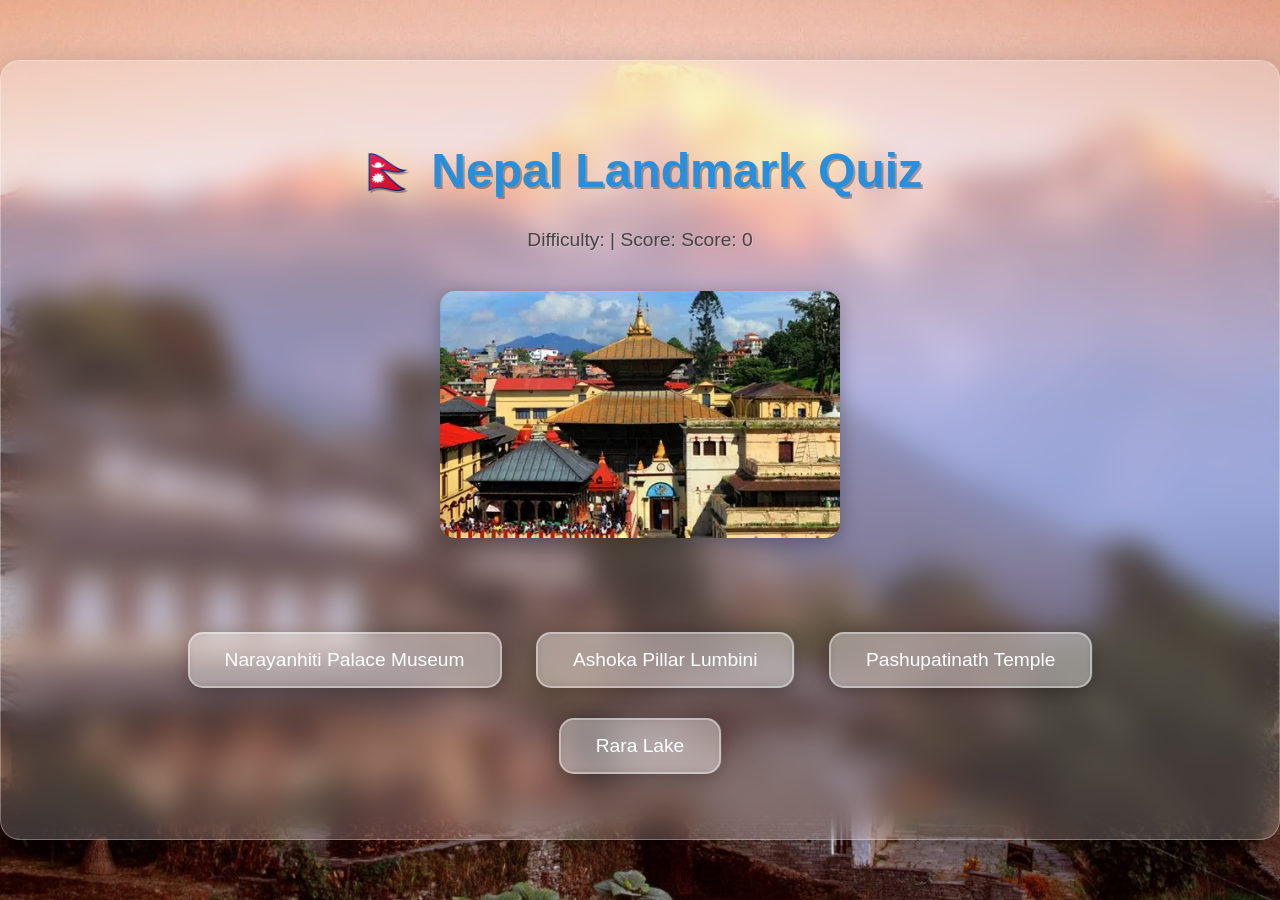
<file: social/play.html>
<!DOCTYPE html>
<html lang="en">
<head>
<meta charset="UTF-8">
<title>Nepal Landmark Quiz - Play</title>
<link rel="stylesheet" href="css/style.css">
</head>
<body>

<div class="container">

    <!-- Game Title -->
    <h1>🇳🇵 Nepal Landmark Quiz</h1>

    <!-- Info bar -->
    <p id="infoText">Difficulty: <span id="difficultyText"></span> | Score: <span id="score">0</span></p>

    <!-- Landmark Image -->
    <img id="landmarkImage" src="" alt="Landmark" 
         style="width: 400px; height: auto; border-radius: 15px; margin-bottom: 15px; 
                box-shadow: 0 4px 20px rgba(0,0,0,0.3);">

    <!-- Feedback message -->
    <p id="feedback" style="font-size: 1.5em; margin: 15px 0; height: 30px;"></p>

    <!-- Answer buttons -->
    <div>
        <button id="btn0"></button>
        <button id="btn1"></button>
        <button id="btn2"></button>
        <button id="btn3"></button>
    </div>

</div>

<script src="js/landmarks.js"></script>
<script src="js/utils.js"></script>
<script src="js/game.js"></script>

<script>
// Show difficulty in the info text
document.getElementById("difficultyText").innerText = localStorage.getItem("difficulty");
</script>

</body>
</html>
</file>
<file: social/css/style.css>
/* ---------- Body ---------- */
body {
    font-family: 'Arial', sans-serif;
    margin: 0;
    padding: 0;
    height: 100vh;
    width: 100%;
    background: url('../Images/bg.png') no-repeat center center fixed;
    background-size: cover;
    display: flex;
    justify-content: center;
    align-items: center;
}

/* ---------- Glass Container ---------- */
.container {
    background: rgba(255, 255, 255, 0.2);
    backdrop-filter: blur(15px);
    -webkit-backdrop-filter: blur(15px);
    border-radius: 20px;
    padding: 50px 80px;
    text-align: center;
    box-shadow: 0 8px 32px rgba(0,0,0,0.25);
    border: 1px solid rgba(255, 255, 255, 0.3);
}

/* ---------- Header ---------- */
h1 {
    font-size: 3em;
    margin-bottom: 30px;
    /* Soft blue color */
    color: #298edb; 
    text-shadow: 2px 2px rgba(0,0,0,0.3);
}


/* ---------- Paragraph ---------- */
p {
    font-size: 1.2em;
    margin-bottom: 40px;
    /* Dark grey for visibility */
    color: #444444;
    text-shadow: 1px 1px rgba(255,255,255,0.2);
}

/* ---------- Buttons ---------- */
button {
    background: rgba(255, 255, 255, 0.25);
    border: 2px solid rgba(255, 255, 255, 0.4);
    border-radius: 15px;
    padding: 15px 35px;
    margin: 15px;
    font-size: 1.2em;
    color: #fff;
    cursor: pointer;
    backdrop-filter: blur(5px);
    -webkit-backdrop-filter: blur(5px);
    transition: 0.3s;
    box-shadow: 0 4px 20px rgba(0,0,0,0.3);
}

button:hover {
    background: rgba(255, 255, 255, 0.35);
    transform: scale(1.05);
}

/* ---------- Links ---------- */
a {
    color: #7ec8ff; /* Soft blue for links */
    text-decoration: none;
    font-weight: bold;
    font-size: 1.1em;
    margin-top: 20px;
    display: inline-block;
}

a:hover {
    color: #50a0ff;
    text-decoration: underline;
}
</file>
